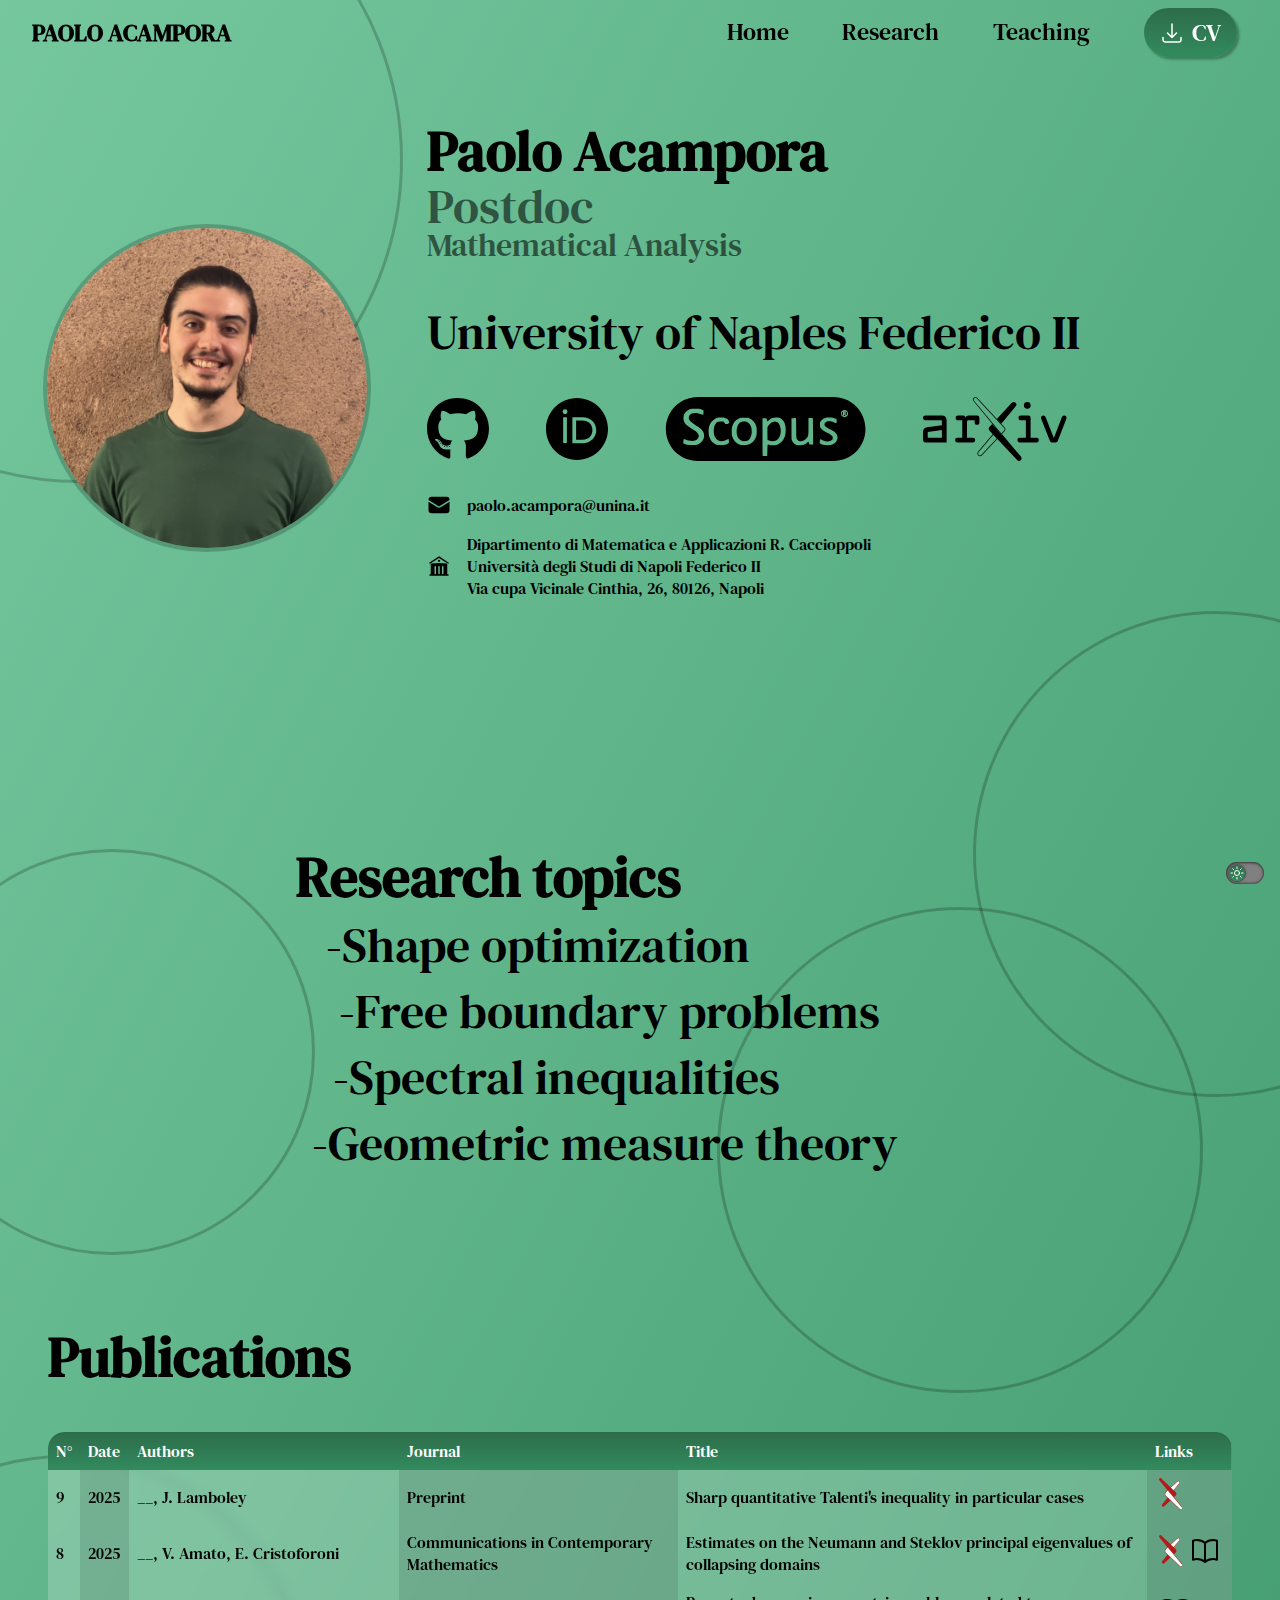
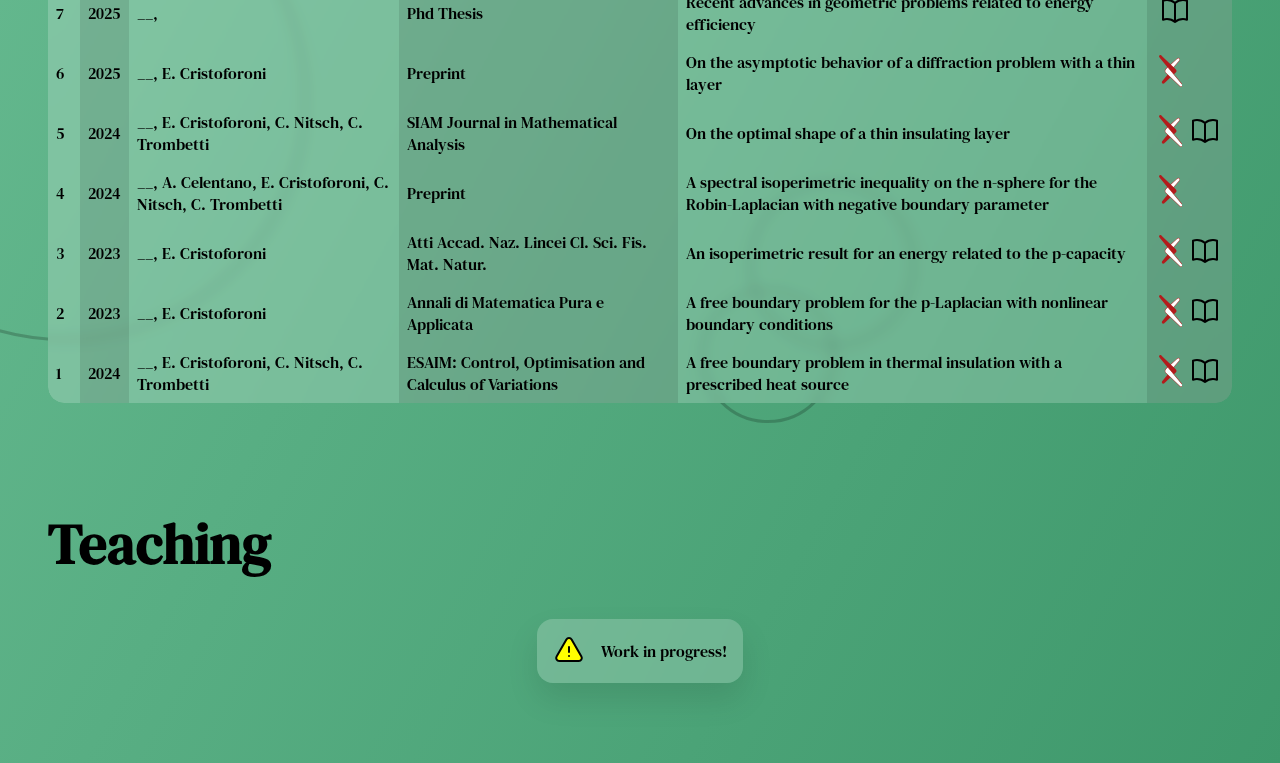
<file: index.html>
<!DOCTYPE html>
<head>
  <meta charset="UTF-8">
  <meta name="keywords" content="paolo acampora, unina, math, matematica, mathematician, matematico, personal website, website, shape optimization, analysis, analisi, research, researcher">
  <meta name="description" content="Personal website of Paolo Acampora, mathematician. The website contains a list of his research products, and teaching material">
  <meta name="author" content="Paolo Acampora">
  <meta name="viewport" content="width=device-width, initial-scale=1.0">
  <!--LINK JQUERY-->
  <link rel="stylesheet" href="home.css" />
  <!-- Fonts -->
  <link rel="preconnect" href="https://fonts.googleapis.com" />
  <link rel="preconnect" href="https://fonts.gstatic.com" crossorigin />
  <link
    href="https://fonts.googleapis.com/css2?family=Rasa:ital,wght@0,300..700;1,300..700&display=swap"
    rel="stylesheet"
  />
  <link
    href="https://fonts.googleapis.com/css2?family=DM+Serif+Text:ital@0;1&display=swap"
    rel="stylesheet"
  />
</head>

<html lang="en">
  <title>Paolo Acampora - Personal website</title>
  <body>
    <!-- Background decoration -->
    <div class="background-circles">
      <div id="circle1"></div>
      <div id="circle2"></div>
      <div id="circle3"></div>
      <div id="circle4"></div>
      <div id="circle5"></div>
      <div id="circle6"></div>
      <div id="circle7"></div>
    </div>
    <!-- Home anchor -->
    <div id="home"></div>

    <!-- NAVBAR -->
    
    <nav id="navbar">
      <ul>
        <div></div>
        <li><button id="sidebarCloseButton" aria-label="close sidebar"><svg height="2rem" xmlns="http://www.w3.org/2000/svg" fill="none" viewBox="0 0 24 24" stroke-width="1.5" stroke="currentColor" class="size-6">
          <path stroke-linecap="round" stroke-linejoin="round" d="M6 18 18 6M6 6l12 12" />
        </svg>
        </button></li>
        <li><a href="#home" class="nav-link">Home</a></li>
        <li><a href="#research" class="nav-link">Research</a></li>
        <li><a href="#teaching" class="nav-link">Teaching</a></li>
        <li>
          <span
            ><a target="_blank" href="cv_7.pdf" class="cv-download"
              ><svg
                xmlns="http://www.w3.org/2000/svg"
                fill="none"
                viewBox="0 0 24 24"
                stroke-width="1.5"
                stroke="currentColor"
                class="size-6"
              >
                <path
                  stroke-linecap="round"
                  stroke-linejoin="round"
                  d="M3 16.5v2.25A2.25 2.25 0 0 0 5.25 21h13.5A2.25 2.25 0 0 0 21 18.75V16.5M16.5 12 12 16.5m0 0L7.5 12m4.5 4.5V3"
                />
              </svg>
              CV</a
            ></span
          >
        </li>
      </ul>
    </nav>
    <div id="topBar">
      <div id="logo-container">
        <div class="logo">PAOLO ACAMPORA</div>
      </div>
      <button id="sidebarOpenButton" aria-label="open sidebar" aria-expanded="false" aria-controls="navbar">
        <svg xmlns="http://www.w3.org/2000/svg" height = "2rem" fill="none" viewBox="0 0 24 24" stroke-width="1.5" stroke="currentColor" class="size-6">
          <path stroke-linecap="round" stroke-linejoin="round" d="M3.75 6.75h16.5M3.75 12h16.5m-16.5 5.25h16.5" />
        </svg>
        
      </button>
    </div>
    <div id="overlay" aria-hidden="true"></div>

    <!-- Home -->
    <div class="home">
      <div>
        <img class="cv-photo" src="cv_foto.jpg" alt="Photo of Paolo Acampora" />
      </div>
      <div class="main-info">
        <h1>Paolo Acampora</h1>
        <h3>Postdoc</h3>
        <h4>Mathematical Analysis</h4>
        <h2>University of Naples Federico II</h2>
        <div class="logo-links">
          <a href="https://github.com/p-acampora98" target="_blank">
            <svg
              xmlns="http://www.w3.org/2000/svg"
              fill="currentColor"
              viewBox="0 0 496 512"
            >
              <!--!Font Awesome Free 6.7.2 by @fontawesome - https://fontawesome.com License - https://fontawesome.com/license/free Copyright 2024 Fonticons, Inc.-->
              <path
                d="M165.9 397.4c0 2-2.3 3.6-5.2 3.6-3.3 .3-5.6-1.3-5.6-3.6 0-2 2.3-3.6 5.2-3.6 3-.3 5.6 1.3 5.6 3.6zm-31.1-4.5c-.7 2 1.3 4.3 4.3 4.9 2.6 1 5.6 0 6.2-2s-1.3-4.3-4.3-5.2c-2.6-.7-5.5 .3-6.2 2.3zm44.2-1.7c-2.9 .7-4.9 2.6-4.6 4.9 .3 2 2.9 3.3 5.9 2.6 2.9-.7 4.9-2.6 4.6-4.6-.3-1.9-3-3.2-5.9-2.9zM244.8 8C106.1 8 0 113.3 0 252c0 110.9 69.8 205.8 169.5 239.2 12.8 2.3 17.3-5.6 17.3-12.1 0-6.2-.3-40.4-.3-61.4 0 0-70 15-84.7-29.8 0 0-11.4-29.1-27.8-36.6 0 0-22.9-15.7 1.6-15.4 0 0 24.9 2 38.6 25.8 21.9 38.6 58.6 27.5 72.9 20.9 2.3-16 8.8-27.1 16-33.7-55.9-6.2-112.3-14.3-112.3-110.5 0-27.5 7.6-41.3 23.6-58.9-2.6-6.5-11.1-33.3 2.6-67.9 20.9-6.5 69 27 69 27 20-5.6 41.5-8.5 62.8-8.5s42.8 2.9 62.8 8.5c0 0 48.1-33.6 69-27 13.7 34.7 5.2 61.4 2.6 67.9 16 17.7 25.8 31.5 25.8 58.9 0 96.5-58.9 104.2-114.8 110.5 9.2 7.9 17 22.9 17 46.4 0 33.7-.3 75.4-.3 83.6 0 6.5 4.6 14.4 17.3 12.1C428.2 457.8 496 362.9 496 252 496 113.3 383.5 8 244.8 8zM97.2 352.9c-1.3 1-1 3.3 .7 5.2 1.6 1.6 3.9 2.3 5.2 1 1.3-1 1-3.3-.7-5.2-1.6-1.6-3.9-2.3-5.2-1zm-10.8-8.1c-.7 1.3 .3 2.9 2.3 3.9 1.6 1 3.6 .7 4.3-.7 .7-1.3-.3-2.9-2.3-3.9-2-.6-3.6-.3-4.3 .7zm32.4 35.6c-1.6 1.3-1 4.3 1.3 6.2 2.3 2.3 5.2 2.6 6.5 1 1.3-1.3 .7-4.3-1.3-6.2-2.2-2.3-5.2-2.6-6.5-1zm-11.4-14.7c-1.6 1-1.6 3.6 0 5.9 1.6 2.3 4.3 3.3 5.6 2.3 1.6-1.3 1.6-3.9 0-6.2-1.4-2.3-4-3.3-5.6-2z"
              />
            </svg>
          </a>
          <a href="https://orcid.org/0000-0002-2893-5866" target="_blank">
            <svg
              fill="currentColor"
              xmlns="http://www.w3.org/2000/svg"
              viewBox="0 0 512 512"
            >
              <!--!Font Awesome Free 6.7.2 by @fontawesome - https://fontawesome.com License - https://fontawesome.com/license/free Copyright 2024 Fonticons, Inc.-->
              <path
                d="M294.8 188.2h-45.9V342h47.5c67.6 0 83.1-51.3 83.1-76.9 0-41.6-26.5-76.9-84.7-76.9zM256 8C119 8 8 119 8 256s111 248 248 248 248-111 248-248S393 8 256 8zm-80.8 360.8h-29.8v-207.5h29.8zm-14.9-231.1a19.6 19.6 0 1 1 19.6-19.6 19.6 19.6 0 0 1 -19.6 19.6zM300 369h-81V161.3h80.6c76.7 0 110.4 54.8 110.4 103.9C410 318.4 368.4 369 300 369z"
              />
            </svg>
          </a>
          <a
            href="https://www.scopus.com/authid/detail.uri?authorId=57695010500"
            target="_blank"
          >
            <?xml version="1.0" encoding="UTF-8" standalone="no"?>
            <!-- Created with Inkscape (http://www.inkscape.org/) -->

            <svg
              version="1.1"
              id="svg2"
              width="201.32617"
              height="152.07812"
              viewBox="0 0 474.32617 152.07814"
              sodipodi:docname="Scopus_logo.svg"
              inkscape:version="1.4 (86a8ad7, 2024-10-11)"
              xmlns:inkscape="http://www.inkscape.org/namespaces/inkscape"
              xmlns:sodipodi="http://sodipodi.sourceforge.net/DTD/sodipodi-0.dtd"
              xmlns="http://www.w3.org/2000/svg"
              xmlns:svg="http://www.w3.org/2000/svg"
              xmlns:rdf="http://www.w3.org/1999/02/22-rdf-syntax-ns#"
              xmlns:cc="http://creativecommons.org/ns#"
              xmlns:dc="http://purl.org/dc/elements/1.1/"
            >
              <metadata id="metadata8"></metadata>
              <path
                id="rect2"
                style="
                  opacity: 1;
                  fill: currentColor;
                  fill-opacity: 1;
                  stroke-width: 1.16632;
                  -inkscape-stroke: none;
                  stroke: none;
                "
                d="M 76.039063,0 C 33.913392,0 0,33.913393 0,76.039063 0,118.16473 33.913392,152.07812 76.039063,152.07812 H 398.28711 c 42.12567,0 76.03906,-33.91339 76.03906,-76.039057 C 474.32617,33.913393 440.41278,0 398.28711,0 Z m -6.306641,28.09375 c 8.355675,-0.0062 10.568256,0.223952 14.746094,1.53711 2.703553,0.849766 4.951235,1.917647 4.99414,2.373047 0.170772,1.813059 -0.233332,9.673255 -0.521484,10.144531 -0.169079,0.276342 -1.436001,0.01106 -2.814453,-0.589844 -8.886875,-3.873847 -18.619862,-4.914083 -24.384766,-2.607422 -5.471372,2.189211 -8.520923,8.131072 -6.9375,13.515625 1.119008,3.805214 6.987023,9.320457 14.960938,14.056641 15.922787,9.457511 20.978862,15.345724 21.132812,24.617187 0.107419,6.470516 -1.712731,10.828915 -6.539062,15.654295 -5.83476,5.83359 -9.626933,7.20192 -20.740235,7.48633 -5.755033,0.14727 -9.922244,-0.10679 -12.986328,-0.79101 -7.307709,-1.63188 -9.395032,-2.7261 -9.347656,-4.9004 0.05849,-2.68069 1.02994,-8.23698 1.527344,-8.734371 0.23368,-0.233681 2.036779,0.271831 4.005859,1.123051 7.687882,3.32339 16.394349,4.33542 22.5625,2.62304 4.064949,-1.12848 8.230661,-5.607633 8.810547,-9.474607 C 79.09377,88.174659 75.494947,83.492378 65.488281,77.585938 46.88033,66.60256 41.953944,60.917878 41.939453,50.41211 c -0.0085,-6.89717 1.503663,-10.713722 6.050781,-15.265625 5.869977,-5.876196 9.467714,-7.043369 21.742188,-7.052735 z m 355.115228,3.048829 c 2.32664,-0.0034 3.36706,0.428885 5.32227,2.220703 4.57357,4.191378 3.46581,11.420218 -2.10547,13.748047 -2.86948,1.19894 -4.12892,1.193403 -6.94141,-0.0293 -4.12133,-1.791663 -6.18434,-7.832819 -4.01171,-11.748047 1.37374,-2.475593 4.53189,-4.186456 7.73632,-4.191406 z m -0.15625,2.513671 c -0.44144,-0.0092 -0.81953,0.06739 -1.0957,0.242188 -0.70884,0.448683 -0.49455,0.611479 0.82031,0.619141 2.52807,0.01462 3.54915,1.53377 3,4.460937 -0.28673,1.528518 -0.15451,2.79407 0.35352,3.40625 1.2543,1.511312 2.66211,-0.123437 2.66211,-3.089844 0,-1.54368 -0.46103,-2.940227 -1.1875,-3.597656 -1.34326,-1.215639 -3.22841,-2.013551 -4.55274,-2.041016 z m -3.79687,1.210938 -1.33399,1.599609 c -1.50583,1.807546 -1.61601,2.651471 -0.67187,5.134766 1.15669,3.042334 2.05097,1.939993 2.02734,-2.498047 z m 3.42383,2.039062 c -0.37897,0.234223 -0.51336,0.711454 -0.29883,1.058594 0.58121,0.940424 0.98828,0.765158 0.98828,-0.425781 0,-0.581365 -0.31046,-0.86704 -0.68945,-0.632813 z m -0.0488,5.097657 c -0.29862,0.0012 -0.53978,0.31345 -0.99609,0.9375 -0.51374,0.702566 -0.77464,1.537503 -0.57813,1.855468 0.46681,0.755328 3.48298,0.747785 3.95117,-0.0098 0.1996,-0.323071 -0.26837,-1.157994 -1.03906,-1.855469 -0.68454,-0.619507 -1.03927,-0.928924 -1.33789,-0.927734 z m -162.12695,6.8125 c 6.64214,0.05798 8.8925,0.701355 13.25781,3.789062 6.23734,4.411861 9.3636,12.917234 9.42969,25.652344 0.0868,16.748266 -5.92901,28.265957 -17.62305,33.738277 -3.75813,1.75864 -5.6194,2.18396 -10.5957,2.42188 -3.72301,0.178 -7.49392,-0.0607 -9.8418,-0.62305 -2.09365,-0.50145 -4.11148,-0.92285 -4.48438,-0.93554 -0.41929,-0.0144 -0.80792,5.15136 -1.01757,13.5371 l -0.33985,13.56055 -5.17187,0.19727 c -4.14715,0.15759 -5.25038,-0.01 -5.57032,-0.84375 -0.21942,-0.5718 -0.4298,-20.79737 -0.46874,-44.945315 l -0.0703,-43.904297 h 4.54883 c 5.02053,0 5.3585,0.255171 6.04883,4.576172 0.22342,1.398391 0.72422,2.542969 1.11328,2.542969 0.38908,0 2.28233,-1.379275 4.20703,-3.064454 4.88019,-4.272912 9.21589,-5.763507 16.57813,-5.699218 z m 128.12109,0.01563 c 4.34462,0.212551 8.65073,0.907684 11.35156,2.007812 l 4.06836,1.65625 0.17578,4.068359 c 0.26325,6.106589 -0.23274,6.451567 -5.46289,3.796876 -5.08291,-2.579946 -13.29055,-3.580871 -17.63086,-2.148438 -3.02204,0.997362 -5.89859,4.27133 -5.89258,6.707031 0.0101,4.182707 3.13251,6.832396 14.59766,12.384766 12.46559,6.036876 17.39442,12.334961 16.37695,20.925781 -0.8021,6.772726 -5.34076,12.270886 -12.26953,14.863286 -3.09313,1.15728 -5.2618,1.42574 -11.10742,1.37695 -3.99475,-0.0334 -8.63637,-0.43842 -10.31445,-0.90234 -4.46972,-1.23567 -8.03516,-3.07673 -8.4375,-4.35547 -0.39191,-1.24553 0.54497,-8.03131 1.19922,-8.68555 0.22906,-0.22907 2.69188,0.709 5.47461,2.08398 8.45967,4.18 17.86611,4.05966 22.21093,-0.28515 1.5742,-1.57421 1.92774,-2.515742 1.92774,-5.136722 0,-2.835188 -0.30102,-3.494467 -2.58789,-5.669921 -1.42325,-1.353899 -5.59591,-3.925493 -9.27344,-5.714844 -8.92721,-4.34366 -13.90089,-7.815578 -16.29492,-11.378906 -1.66034,-2.471355 -2.01716,-3.766579 -2.2168,-8.03125 -0.20362,-4.348235 -0.003,-5.527775 1.38867,-8.136719 2.06747,-3.875315 6.32849,-7.142093 11.14063,-8.541016 2.85014,-0.828559 7.23155,-1.097317 11.57617,-0.884765 z m -260.73633,0.04297 c 8.60095,-0.271027 13.57142,0.90011 17.14649,4.039063 2.55493,2.243282 3.99789,5.853529 3.63086,9.083984 -0.22701,1.997843 -0.28405,2.024639 -4.80274,2.222656 l -4.57226,0.201172 -1.12891,-2.367187 c -1.52443,-3.196755 -3.78355,-3.988089 -10.56445,-3.699219 -6.38539,0.272017 -8.2255,1.25815 -11.55469,6.1875 -3.0819,4.563192 -4.05411,9.115217 -3.78125,17.707031 0.22016,6.933026 0.42688,7.942052 2.47461,12.101563 4.48786,9.1161 12.52818,12.54174 22.56054,9.61328 2.02541,-0.59123 5.00891,-1.84144 6.63086,-2.7793 1.62195,-0.93786 3.19725,-1.44605 3.5,-1.1289 0.30278,0.31715 0.65303,2.38881 0.7793,4.60351 0.22367,3.92362 0.16993,4.06681 -2.08398,5.59961 -3.82512,2.60141 -8.66558,3.76682 -16.66992,4.01563 -5.2705,0.16383 -8.37933,-0.0616 -10.59766,-0.76953 -9.2738,-2.95961 -16.10004,-11.53455 -18.26367,-22.943363 -0.96459,-5.08622 -0.75442,-15.278247 0.40625,-19.734375 2.34205,-8.991704 8.16516,-16.344831 15.76367,-19.90625 3.29083,-1.542422 4.97192,-1.852918 11.12695,-2.046875 z m 48.27539,0.228516 h 8.84961 c 8.18137,0 9.14228,0.138408 12.72656,1.818359 7.12375,3.338902 12.56541,9.787372 15.16602,17.972657 1.62379,5.110843 1.98843,16.612396 0.69922,22.082031 -2.75103,11.67148 -10.2511,19.74841 -20.9961,22.60937 -4.37096,1.16381 -14.09584,1.14391 -17.875,-0.0371 -9.13671,-2.85544 -16.16153,-10.62059 -18.89453,-20.886714 -1.32496,-4.977002 -1.25047,-17.590741 0.13086,-22.246094 2.72275,-9.176828 7.36141,-14.969059 15.01953,-18.753906 z m 161.09766,1.017578 h 5.04492 c 2.77479,0 5.19482,0.240494 5.37695,0.535156 0.182,0.29466 0.39973,14.407228 0.48438,31.359375 l 0.1543,30.822268 -3.89258,0.20508 c -4.61246,0.24298 -5.67108,-0.44116 -6.2461,-4.03711 -0.57928,-3.62281 -1.38898,-3.85086 -3.70507,-1.04102 -1.0897,1.322 -3.85683,3.33924 -6.14844,4.48438 -3.85836,1.92803 -4.67262,2.07887 -11.00781,2.0293 -4.31105,-0.0337 -7.93938,-0.44102 -9.8086,-1.10157 -4.05092,-1.43154 -7.78051,-5.34314 -9.32617,-9.78125 -1.14914,-3.29953 -1.26758,-5.963146 -1.26758,-28.388671 V 50.460938 l 5.16797,-0.197266 c 4.89093,-0.185923 5.19239,-0.113672 5.58594,1.355469 0.22871,0.85387 0.42057,11.012243 0.42773,22.572266 0.008,12.634693 0.29998,22.045587 0.73047,23.595703 0.39382,1.418268 1.5607,3.52546 2.59375,4.68164 1.56868,1.75562 2.49566,2.1526 5.625,2.41211 6.16602,0.51133 10.69838,-1.19877 14.41602,-5.439453 5.86397,-6.688995 5.79492,-6.338165 5.79492,-29.19336 z M 185.4805,58.261726 c -8.81104,-0.0086 -13.662,4.620411 -16.52149,15.769531 -1.28336,5.003747 -0.94458,13.111514 0.78321,18.736329 1.32526,4.314351 6.71196,10.170484 10.5039,11.419924 3.69118,1.21622 11.39463,0.7385 14.57813,-0.9043 5.4726,-2.82406 9.43083,-12.179296 9.29687,-21.972656 -0.11545,-8.443518 -2.0599,-14.184886 -6.21094,-18.335937 -3.64287,-3.642851 -6.44849,-4.707121 -12.42968,-4.712891 z m 75.45898,0.253906 c -0.91926,-0.09256 -1.88869,-0.08764 -2.9082,0.01367 -2.15354,0.214018 -4.77055,0.831277 -5.81445,1.371094 -2.52091,1.303624 -10.15446,9.512784 -10.62305,11.423828 -0.20362,0.830769 -0.28516,8.067632 -0.17969,16.082031 l 0.19336,14.572265 3.72852,1.50977 c 4.41434,1.78775 10.6924,2.02453 14.84179,0.56054 4.48397,-1.58203 7.33887,-4.215183 9.63867,-8.886715 2.79977,-5.687175 3.82494,-13.178776 2.83204,-20.699219 -1.30903,-9.915003 -5.27413,-15.299314 -11.70899,-15.947266 z"
              />
            </svg>
          </a>
          <a
            href="https://arxiv.org/search/?searchtype=author&query=Acampora%2C+P"
            target="_blank"
          >
            <svg
              id="primary_logo_-_single_color"
              data-name="primary logo - single color"
              xmlns="http://www.w3.org/2000/svg"
              viewBox="0 0 246.978 110.119"
              fill="currentColor"
            >
              <path
                d="M492.976,269.5l24.36-29.89c1.492-1.989,2.2-3.03,1.492-4.723a5.142,5.142,0,0,0-4.481-3.161h0a4.024,4.024,0,0,0-3.008,1.108L485.2,261.094Z"
                transform="translate(-358.165 -223.27)"
              />
              <path
                d="M526.273,325.341,493.91,287.058l-.972,1.033-7.789-9.214-7.743-9.357-4.695,5.076a4.769,4.769,0,0,0,.015,6.53L520.512,332.2a3.913,3.913,0,0,0,3.137,1.192,4.394,4.394,0,0,0,4.027-2.818C528.4,328.844,527.6,327.133,526.273,325.341Z"
                transform="translate(-358.165 -223.27)"
              />
              <path
                d="M479.215,288.087l6.052,6.485L458.714,322.7a2.98,2.98,0,0,1-2.275,1.194,3.449,3.449,0,0,1-3.241-2.144c-.513-1.231.166-3.15,1.122-4.168l.023-.024.021-.026,24.851-29.448m-.047-1.882-25.76,30.524c-1.286,1.372-2.084,3.777-1.365,5.5a4.705,4.705,0,0,0,4.4,2.914,4.191,4.191,0,0,0,3.161-1.563l27.382-29.007-7.814-8.372Z"
                transform="translate(-358.165 -223.27)"
              />
              <path
                d="M427.571,255.154c1.859,0,3.1,1.24,3.985,3.453,1.062-2.213,2.568-3.453,4.694-3.453h14.878a4.062,4.062,0,0,1,4.074,4.074v7.828c0,2.656-1.327,4.074-4.074,4.074-2.656,0-4.074-1.418-4.074-4.074V263.3H436.515a2.411,2.411,0,0,0-2.656,2.745v27.188h10.007c2.658,0,4.074,1.329,4.074,4.074s-1.416,4.074-4.074,4.074h-26.39c-2.659,0-3.986-1.328-3.986-4.074s1.327-4.074,3.986-4.074h8.236V263.3h-7.263c-2.656,0-3.985-1.329-3.985-4.074,0-2.658,1.329-4.074,3.985-4.074Z"
                transform="translate(-358.165 -223.27)"
              />
              <path
                d="M539.233,255.154c2.656,0,4.074,1.416,4.074,4.074v34.007h10.1c2.746,0,4.074,1.329,4.074,4.074s-1.328,4.074-4.074,4.074H524.8c-2.656,0-4.074-1.328-4.074-4.074s1.418-4.074,4.074-4.074h10.362V263.3h-8.533c-2.744,0-4.073-1.329-4.073-4.074,0-2.658,1.329-4.074,4.073-4.074Zm4.22-17.615a5.859,5.859,0,1,1-5.819-5.819A5.9,5.9,0,0,1,543.453,237.539Z"
                transform="translate(-358.165 -223.27)"
              />
              <path
                d="M605.143,259.228a4.589,4.589,0,0,1-.267,1.594L590,298.9a3.722,3.722,0,0,1-3.721,2.48h-5.933a3.689,3.689,0,0,1-3.808-2.48l-15.055-38.081a3.23,3.23,0,0,1-.355-1.594,4.084,4.084,0,0,1,4.164-4.074,3.8,3.8,0,0,1,3.718,2.656l14.348,36.134,13.9-36.134a3.8,3.8,0,0,1,3.72-2.656A4.084,4.084,0,0,1,605.143,259.228Z"
                transform="translate(-358.165 -223.27)"
              />
              <path
                d="M390.61,255.154c5.018,0,8.206,3.312,8.206,8.4v37.831H363.308a4.813,4.813,0,0,1-5.143-4.929V283.427a8.256,8.256,0,0,1,7-8.148l25.507-3.572v-8.4H362.306a4.014,4.014,0,0,1-4.141-4.074c0-2.87,2.143-4.074,4.355-4.074Zm.059,38.081V279.942l-24.354,3.4v9.9Z"
                transform="translate(-358.165 -223.27)"
              />
              <path
                d="M448.538,224.52h.077c1,.024,2.236,1.245,2.589,1.669l.023.028.024.026,46.664,50.433a3.173,3.173,0,0,1-.034,4.336l-4.893,5.2-6.876-8.134L446.652,230.4c-1.508-2.166-1.617-2.836-1.191-3.858a3.353,3.353,0,0,1,3.077-2.02m0-1.25a4.606,4.606,0,0,0-4.231,2.789c-.705,1.692-.2,2.88,1.349,5.1l39.493,47.722,7.789,9.214,5.853-6.221a4.417,4.417,0,0,0,.042-6.042L452.169,225.4s-1.713-2.08-3.524-2.124Z"
                transform="translate(-358.165 -223.27)"
              />
            </svg>
          </a>
        </div>
        <div id="addresses">
          <a class="svg-text" href="mailto:paolo.acampora@unina.it">
            <svg
              xmlns="http://www.w3.org/2000/svg"
              viewBox="0 0 24 24"
              fill="currentColor"
              class="size-6"
            >
              <path
                d="M1.5 8.67v8.58a3 3 0 0 0 3 3h15a3 3 0 0 0 3-3V8.67l-8.928 5.493a3 3 0 0 1-3.144 0L1.5 8.67Z"
              />
              <path
                d="M22.5 6.908V6.75a3 3 0 0 0-3-3h-15a3 3 0 0 0-3 3v.158l9.714 5.978a1.5 1.5 0 0 0 1.572 0L22.5 6.908Z"
              />
            </svg>
            paolo.acampora@unina.it
          </a>
          <div class="svg-text" href="https:www.unina.it" target="_blank">
            <svg
              xmlns="http://www.w3.org/2000/svg"
              viewBox="0 0 24 24"
              fill="currentColor"
              class="size-6"
            >
              <path
                d="M11.584 2.376a.75.75 0 0 1 .832 0l9 6a.75.75 0 1 1-.832 1.248L12 3.901 3.416 9.624a.75.75 0 0 1-.832-1.248l9-6Z"
              />
              <path
                fill-rule="evenodd"
                d="M20.25 10.332v9.918H21a.75.75 0 0 1 0 1.5H3a.75.75 0 0 1 0-1.5h.75v-9.918a.75.75 0 0 1 .634-.74A49.109 49.109 0 0 1 12 9c2.59 0 5.134.202 7.616.592a.75.75 0 0 1 .634.74Zm-7.5 2.418a.75.75 0 0 0-1.5 0v6.75a.75.75 0 0 0 1.5 0v-6.75Zm3-.75a.75.75 0 0 1 .75.75v6.75a.75.75 0 0 1-1.5 0v-6.75a.75.75 0 0 1 .75-.75ZM9 12.75a.75.75 0 0 0-1.5 0v6.75a.75.75 0 0 0 1.5 0v-6.75Z"
                clip-rule="evenodd"
              />
              <path
                d="M12 7.875a1.125 1.125 0 1 0 0-2.25 1.125 1.125 0 0 0 0 2.25Z"
              />
            </svg>
            
            <div class="address-container">
              <p>Dipartimento di Matematica e Applicazioni R. Caccioppoli</p>
              <p>Università degli Studi di Napoli Federico II</p>
              <p>Via cupa Vicinale Cinthia, 26, 80126, Napoli</p>
            </div>
          </div>
        </div>
      </div>
    </div>
    <!-- Research -->
    <section id="research" style="scroll-margin-top: 4rem">
      <div></div>
      <h1 id="research-heading">Research topics</h1>
      <ul id="research-topics" class="big-list">
        <li>Shape optimization</li>
        <li>Free boundary problems</li>
        <li>Spectral inequalities</li>
        <li>Geometric measure theory</li>
      </ul>
      <!--Publications  -->
    </section>
    <section>
      <h1>Publications</h1>
      <div id="tableContainer">
        <table id="publicationsTable" class="full-table">
          <thead>
            <th>N°</th>
            <th>Date</th>
            <th>Authors</th>
            <th>Journal</th>
            <th>Title</th>
            <th>Links</th>
          </thead>
        </table>
      </div>
    </section>

    <section id="teaching" style="scroll-margin-top: 4rem">
      <h1 id="teaching-heading">Teaching</h1>

      <div class="glass-box centered">
        <svg
          xmlns="http://www.w3.org/2000/svg"
          fill="var(--warning-color)"
          viewBox="0 0 24 24"
          stroke-width="1.5"
          stroke="currentColor"
          class="warning"
        >
          <path
            stroke-linecap="round"
            stroke-linejoin="round"
            d="M12 9v3.75m-9.303 3.376c-.866 1.5.217 3.374 1.948 3.374h14.71c1.73 0 2.813-1.874 1.948-3.374L13.949 3.378c-.866-1.5-3.032-1.5-3.898 0L2.697 16.126ZM12 15.75h.007v.008H12v-.008Z"
          />
        </svg>
        Work in progress!
      </div>

      <!-- Some space to complete the page -->
      <div style="height: 6rem"></div>
    </section>

    <button id="lightSwitch-container"><div id="lightSwitch"><div id="lightSwitch-svg">
      <svg xmlns="http://www.w3.org/2000/svg" fill="none" viewBox="0 0 24 24" stroke-width="1.5" stroke="white" class="size-6">
        <path stroke-linecap="round" stroke-linejoin="round" d="M12 3v2.25m6.364.386-1.591 1.591M21 12h-2.25m-.386 6.364-1.591-1.591M12 18.75V21m-4.773-4.227-1.591 1.591M5.25 12H3m4.227-4.773L5.636 5.636M15.75 12a3.75 3.75 0 1 1-7.5 0 3.75 3.75 0 0 1 7.5 0Z" />
      </svg>
      
      <svg xmlns="http://www.w3.org/2000/svg" fill="none" viewBox="0 0 24 24" stroke-width="1.5" style="rotate:180deg;" stroke="black" class="size-6">
        <path stroke-linecap="round" stroke-linejoin="round" d="M21.752 15.002A9.72 9.72 0 0 1 18 15.75c-5.385 0-9.75-4.365-9.75-9.75 0-1.33.266-2.597.748-3.752A9.753 9.753 0 0 0 3 11.25C3 16.635 7.365 21 12.75 21a9.753 9.753 0 0 0 9.002-5.998Z" />
      </svg>
    </div>
    </div></button>

    <script type="text/javascript" src="jquery-3.7.1.min.js"></script>
    <!--PERSONAL SCRIPT JavaScript-->
    <script type="text/javascript" src="home.js"></script>
    <!--Styling  -->
  </body>
</html>
</file>
<file: home.css>
:root {
    /* Fonts */
    --fontSize-1: 3.5rem;
    --fontSize-2: 3rem;
    --fontSize-3: 2rem;
    --fontSize-4: 1.5rem;
    --fontSize-5: 1rem;

    
    /* Colors */
    --bg-62: hsl(150, 62%, 53%);
    --bg-42: hsl(150, 42%, 62%);
    --bg-42-darker: hsl(150, 42%, 42%);
    --fg: #000;
    --fg-accent: #fff;
    --bg-gradient: linear-gradient(to bottom right,var(--bg-42), var(--bg-42-darker));
    --button-accent: linear-gradient(to bottom, hsl(148, 41%, 30%), hsl(149, 47%, 37%));
    
    /* Colors for effects */
    --bg-glass: rgba(255,255,255, .2);
    --bg-glass-light: rgba(255,255,255, .25);
    --bg-glass-shadow: rgba(0,0,0,.1);
    --shadow: rgba(0,0,0,.3);
    --color-circle: rgba(0,0,0,.2);
    --colored-glass: rgba(39, 95, 65, 0.508);
    --warning-color: yellow;
    
}

:root.dark{
    --bg-62: hsl(171, 43%, 10%);
    --bg-42: hsl(171, 43%, 20%);
    --bg-42-darker: hsl(172, 43%, 23%);
    --fg: #fff;
    --fg-accent: hsl(171, 43%, 10%);
    --bg-gradient: linear-gradient(to bottom right,var(--bg-42), var(--bg-42-darker));
    --button-accent: linear-gradient(to bottom, hsl(171, 44%, 51%), hsl(171, 44%, 31%));
    
    /* Colors for effects */
    --bg-glass: rgba(0, 0, 0, 0.2);
    --bg-glass-light: rgba(86, 86, 86, 0.25);
    --bg-glass-shadow: rgba(0,0,0,.1);
    --shadow: rgba(0,0,0,.3);
    --color-circle: rgba(255, 255, 255, 0.2);
    --colored-glass: rgba(39, 95, 65, 0.508);
    --warning-color: var(--bg-42-darker);
}
/* General styling */
* {
    font-family: "DM Serif Text", serif;
    font-weight: 400;
    font-style: normal;
}

html{
    color: var(--fg);
    position: relative;
    margin: 0;
    width: 100%;
    min-height: 100%;
    height: auto;
    scroll-behavior: smooth;
}

html,body{
    overflow-x: hidden;
}

body{
    margin: 0;
    width: 100%;
    height: 100%;
    display: flex;
    flex-direction: column;
    background-image: var(--bg-gradient);
    background-repeat: no-repeat;
}


section {
    margin-top: 1rem;
    margin-bottom: 3rem;
    padding-left: 3rem;
    padding-right: 3rem;
}

/* Background */
.background-circles{
    position: absolute;
    width: 100dvw;
    top: 0;
    bottom: 0;
    overflow: hidden;
    z-index: -1;
}

.background-circles *{    
    border-radius: 50%;
    border-style: solid;
    border-color: var(--color-circle);
    z-index: -1;
}

#circle1 {
    --radius: 40rem;
    position: relative;
    top: 10rem;
    left:5rem;
    translate: -50% -50%;
    width:var(--radius);
    height: var(--radius);
}
#circle2 {
    --radius: 30rem;
    position: relative;
    top: 13rem;
    left:95%;
    translate: -50% -50%;
    width:var(--radius);
    height:var(--radius);
}

#circle3 {
    position: relative;
    --radius: 25rem;
    left: 7rem;
    top: -5rem;
    translate: -50% -50%;
    width:var(--radius);
    height:var(--radius);
}

#circle4 {
    position: relative;
    --radius: 30rem;
    top: 10rem;
    left:5%;
    translate: -50% -50%;
    width:var(--radius);
    height:var(--radius);
}

#circle5 {
    position: relative;
    --radius: 10rem;
    top: -10rem;
    left:65%;
    translate: -50% -50%;
    width:var(--radius);
    height:var(--radius);
}

#circle6 {
    --radius: 30rem;
    position: relative;
    top: -65rem;
    left:75%;
    translate: -50% -50%;
    width:var(--radius);
    height:var(--radius);
    clip-path: circle(10rem) at -25% -25%;
}

#circle7 {
    --radius: 8rem;
    position: relative;
    top: -45rem;
    left:60%;
    translate: -50% -50%;
    width:var(--radius);
    height:var(--radius);
    clip-path: circle(10rem) at -25% -25%;
}

/* Headings */

h1 {
    font-size: var(--fontSize-1);
    font-weight: 600;
}

h2 {
    font-size: var(--fontSize-2);
}

h3 {
    font-size: var(--fontSize-2);
    opacity: 55%;
}

h4 {
    font-size: var(--fontSize-3);
    opacity: 55%;
}

/* Navigation bar */

nav{
    position: sticky;
    top: 0;
    width: 100%;
    right: 0;
    height: 4rem;
    transition: all .8s ease-in-out;
    transition-delay: 0s;
    padding: 0;
    z-index: 10;
}

nav ul {
    position: fixed;
    list-style: none;
    margin: 0;
    width:50%;
    right: 0;
    padding: 0;
    display: flex;
    align-items:center;
    justify-content:space-around;
}

#topBar{
    position:fixed;
    height: 4rem;
    width: 100%;
    display: flex;
    align-items: center;
    z-index: 9;
}

#topBar.scrolled{
    background-color: var(--bg-glass);
    box-shadow: 0 1rem 2rem var(--bg-glass-shadow);
    -webkit-backdrop-filter: blur(.4rem);
    backdrop-filter: blur(.4rem);
    z-index: 9;
}

nav ul li{
    margin: .5rem;
    padding: 0;
    margin-left: 0;
    font-family: "Rasa", serif;
    margin-right: 2rem;
    color: var(--fg);
}

nav a {
    text-decoration: none;
    color: var(--fg);
}


nav *{
    font-size: var(--fontSize-4);
}

#topBar * {
    font-size: var(--fontSize-4);
}

.cv-photo { 
    position: relative;  
    height:min(25dvw,30rem);
    padding: 0;
    left: 10%;
    top: 7rem;
    margin-right:-.5rem;
    border-radius: 50%;
    border: solid .3rem var(--color-circle);
    transition: all 1s ease-in-out;
    z-index: 10;
}

.cv-photo.scrolled{
    position: fixed;
    top:1rem;
    left:1rem;
    height:2rem;
    border-width: .1rem;
    border-color: var(--fg);
}


.logo {
    margin-right: auto;
    margin-left:2rem;
    font-weight: 600;
    width: 20rem;
    transition: all .5s ease-in-out;
    transition-delay: .6s;
}

#logo-container{
    display: flex;
    justify-content: space-between;
    align-items: center;
    transition: all .5s ease-in-out;
    transition-delay: .6s;
}


.logo.scrolled {
    translate: 2rem;
}

.cv-download {    
    background-image: var(--button-accent);
    display: inline-flex;
    align-items: center;
    justify-content: space-between;
    border-radius: 2em;
    border: none;
    padding: .5rem;
    padding-left: 1rem;
    padding-right: 1rem;
    box-shadow: .15rem .15rem .15rem var(--shadow);
    cursor: pointer;
    color: var(--fg-accent);
    position: relative;
    text-decoration: none;
}

.cv-download svg {
    height: 1.5rem;
    margin-right: .5rem;
    color: var(--fg-accent);
}

@property --angle {
    syntax: "<angle>";
    initial-value: 0deg;
    inherits: false;
}


.cv-download:hover::before, .cv-download:hover::after{
    --glow-border: conic-gradient(from var(--angle),transparent 25%, #fff 50%,transparent 50%, transparent 75%,#fff 100%);
    content: '';
    position: absolute;
    top:50%;
    left:50%;
    translate: -50% -50%;
    height: 100%;
    width: 100%;
    z-index: -1;
    padding: .15rem;
    border-radius: 2em;
    background-image: var(--glow-border);
    animation: 1s spin cubic-bezier(.29,.56,.69,.45) infinite;
}

.cv-download:hover::before {
    filter: blur(.5rem);
    opacity: .5;
}

@keyframes spin{
    from{
        --angle: 0deg;
    }
    to{
        --angle:180deg;
    }
}


/* Home page */

.home {
    position: relative;
    top: 3rem;
    display: grid;
    grid-template-columns: 1fr 2fr;
    height: 45rem;
}

.main-info {
    display: flex;
    flex-direction: column;
    justify-content: space-between;
    height: 30rem;
}

.main-info *{
    margin: 0;
    padding: 0;
}

.main-info > h3{
    position: relative;
    top:calc(-1*var(--fontSize-5));
}

.main-info > h4 {
    position: relative;
    top:calc(-2*var(--fontSize-5));
}

.main-info > h2 {
    /* position: relative;
    top:-2rem; */
    margin-top: auto;
    padding-bottom: var(--fontSize-3);
}

.logo-links{
    display: flex;
    justify-content: space-between;
    padding: 0;
    width: 40rem;
}


.logo-links *{
    color:var(--fg);
    text-decoration: none;
    height: 4rem;
    color: var(--fg);  
}

#addresses{
    padding-top: var(--fontSize-3);
}

.svg-text{
    color: var(--fg);
    text-decoration: none;
    display: flex;
    margin-bottom: 1rem;

    height: min-content;
    max-width: 100%;
    align-items: center;
}

.svg-text > svg{
    height: 1.5rem;
    width: 1.5rem;
    min-width: 1.5rem;
    padding: 0;
    margin-right: 1rem;
    display: inline;
}

.address-container{
    display: flex;
    flex-direction: column;
    padding: 0;
}
.address-container *{
    padding: 0;
}

.lorem {
    font-size:var(--fontSize-1);
    display: flex;
    flex-direction: column;
    justify-content: space-between 1px;
}


/* Research */

#research {
    padding-left: 18.5rem;
}

ul:not(nav ul) {    
    margin: 0;
    list-style-type: none;
  }

ul:not(nav ul) > li {
    text-indent: -5px;
  }
ul:not(nav ul) > li:before {
    content: "-";
    text-indent: -5px;
  }

ul.big-list{
    font-size: var(--fontSize-2);
}

#research-topics  {    
    position: relative;
    top:-2.5rem;
    padding-left: 3rem;
}
#research-topics>li:nth-child(1){
    position:relative;
    left:-.8rem;
} 
#research-topics>li:nth-child(3){
    position:relative;
    left:-.4rem;
} 
#research-topics>li:nth-child(4){
    position:relative;
    left:-1.7rem;
} 

/* Publications */

#tableContainer{
    position:relative;
    overflow-x: scroll;
    overflow-y: scroll;
    max-height: calc(85dvh-4rem);
    border-radius: 1rem;
}

.full-table{
    border-collapse: separate;
    border-spacing: 0;
    overflow: hidden;
    background-color: var(--bg-glass);
    box-shadow: 0 1rem 2rem var(--bg-glass-shadow);
    -webkit-backdrop-filter: blur(.4rem);
    backdrop-filter: blur(.4rem);
    border-radius: 1rem;
    width: max(65rem,100%);
    }

.full-table td, .full-table th {
      border: none;
      text-align: left;
      padding: .5rem;
      max-height: 3rem;
      
    }

    .full-table tr{
    height: 10px;}
    .full-table th{
        border-top: none;
}

.full-table tbody tr:hover{
    background-color: var(--bg-glass-light);
}

    
.full-table thead {
    background-image: var(--button-accent);
    color: var(--fg-accent);
    position: sticky;
    z-index:10;
    top:0;
}
    
.full-table td:nth-child(even) {
        background-color: var(--bg-glass-shadow);
    }


.full-table svg {
    height:2rem;
    display: inline;
    margin: 0 .2rem ;
}

.full-table a {
    color: var(--fg);
}


.glass-box{
    border-radius: 1rem;
    background-color: var(--bg-glass);
    box-shadow: 0 1rem 2rem var(--bg-glass-shadow);
    -webkit-backdrop-filter: blur(.4rem);
    backdrop-filter: blur(.4rem);
    display: inline-flex;
    align-items: center;
    padding: 1rem;
}

.centered{
    position: absolute;
    left: 50%;
    translate: -50%;
}
.warning{
    height: 2rem;
    margin-right: 1rem;
}

/* Light switch button */
#lightSwitch-container{
    position: fixed;
    bottom: 1rem;
    right: 1rem;
    
    border: none;
    color: transparent;
    box-shadow: .01rem .01rem .2rem black inset;

    width: 2.4rem;
    height: 1.4rem;
    padding: .2rem;
    border-radius: 1rem;
    background-color: gray;
}

#lightSwitch{
    height: 1rem;
    width: 1rem;
    border-radius: 1rem;

    box-shadow: .01rem .01rem .15rem black;
    background-image: var(--button-accent);
    transition: all .5s ease-in-out;
    
    overflow:hidden;
}

#lightSwitch.dark{
    translate:100%;
}

#lightSwitch-svg{
    display: flex;
    flex-direction: column;
    transition: all .5s ease-in-out;
}

#lightSwitch svg{
    height: 1rem;
}

#lightSwitch.dark #lightSwitch-svg{
    position:relative;
    rotate: 180deg;
}



/* Responsive controls */

#sidebarOpenButton{
    display: none;
    background:none;
    border: none;
    color: var(--fg);
    padding: 1rem;
    cursor: pointer;
    margin-left:0;
}
#sidebarCloseButton{
    display: none;
    background:none;
    border: none;
    color: var(--fg);
    padding: 1rem;
    cursor: pointer;
}

#overlay{
    background: rgba(0, 0, 0, .2);
    inset:0;
    position: fixed;
    z-index: 10;
    display: none;
}


@media screen and (max-width : 1000px) {
    
    :root{
        --fontSize-1: 2.5em;
        --fontSize-2: 2em;
        --fontSize-3: 1.5em;
        --fontSize-4: 1.2em;
        --fontSize-5: .5em;
    }
    
    
    #sidebarOpenButton{
        display: block;
    }
    
    #sidebarCloseButton{
        display: block;
    }
    
    #topBar{
        justify-content: space-between;
        *{
            font-size: var(--fontSize-4);
        }
    }
    nav *{
        font-size: var(--fontSize-4);
    }
    nav {
        position: fixed;
        height: 100dvh;
        width: min(15rem, 100%);
        right: -100%;
        background-color: var(--bg-glass);
        box-shadow: 0 1rem 2rem var(--bg-glass-shadow);
        -webkit-backdrop-filter: blur(.4rem);
        backdrop-filter: blur(.4rem);
        z-index:11;
    }
    
    nav ul {
        width: 100%;
        flex-direction: column;
        justify-content: space-around;
        z-index:10;
    }
    
    nav ul li {
        padding-top: 1rem;
    }
    
    nav.show{
        right: 0;
    }
    
    nav.show ~ #overlay{
        display: block;
    }
    .logo{
        position: absolute;
        translate: 13rem;
    }
    
    #logo-container{
        position: relative;
        left: 4rem;
        translate: -19.5rem;
        width: 13rem;
        height: 100%;
        overflow: hidden;
    }
    
    #logo-container.scrolled{
        translate: 0;
    }
    
    .logo.scrolled{
        margin-left: 0rem;
        translate: 0;
    }
    
    
    .cv-photo {
            position: fixed;
            height: 15rem;
            top: 0;
            left: 10%;
            top: 3rem;
        }
        .cv-photo.scrolled{
            position: fixed;
            height:2rem;
            border-width: .1rem;
            border-color: var(--fg);
}

.home{
    padding: 2rem;
}


    .main-info{
        margin-top: 15rem;
        order: -1;
        padding-left: 0rem;
        height: 27rem;
    }

    .logo-links{
    width: 30rem;
    height: 3rem;
    }

    .logo-links>a:nth-child(3){
    width: 10rem;
    padding: 0;
    }
    .logo-links>a:nth-child(3) svg{
    translate: -10%;
    }

    .logo-links svg{
    height: 3rem;
    }



    #research{
        margin-top: 3.5rem;
        padding-left: 1.5rem;
    }

    #research li:nth-child(1){
        left: -1.5rem;
    }

    #research li:nth-child(2){
        position: relative;
        left: -1rem;
    }
    #research li:nth-child(3){
        position: relative;
        left: -1.1rem;
    }

    section{
        padding-left: 1.5rem;
        padding-right: 1.5rem;
    }


    #circle1{
        top:-5rem;
    }

    #circle2{
        --radius: 20rem;
    }

    #circle3{
        left: -10rem;
        top:2.5rem;
    }

    #circle6{
        --radius:18rem;
        left: 80%;
    }
}


@media screen and (max-width : 570px) {
    
    :root{
        --fontSize-1: 2rem;
    --fontSize-2: 1.3rem;
    --fontSize-3: 1rem;
    --fontSize-4: 1rem;
    --fontSize-5: .5rem;}
    
    #topBar{
        *{
            font-size: var(--fontSize-4);
        }
    }
    nav *{
        font-size: var(--fontSize-4);
    }
    
    .main-info{
        grid-column: 1 /span 2;
        height: auto;
        
        h1{
            /* margin-bottom: 1rem; */
        }
        h3{
            /* margin-bottom: .5rem; */
        }
    }
    

    .logo-links {
        max-width: 100%;
        flex-wrap: wrap;
    }
    
    .cv-photo{
        height: 15rem;
        left: 50%;
        translate: -50%;
    }
    .cv-photo.scrolled{
        left: 1rem;
        translate: 0;
    }
    
    .logo-links{
        flex-wrap: wrap;
        width: 100%;
        height: auto;
    }

    #research-topics{
        top: -1.5rem;
    }


        #circle1{
            top:-5rem;
        }
        
        #circle2{
            --radius: 10rem;
        }
        
        #circle3{
            --radius:15rem;
            left: -5rem;
            top:10.5rem;
        }

        #circle4{
            --radius:15rem;
            top:19rem;
            left: 95%;
        }

        #circle5{
            top:1rem;
        }
        
        #circle6{
            --radius:9rem;
            left: 115%;
            top: -44rem;
        }

        #circle7{
            top:12rem;
            left: 0%;
        }


    }
</file>
